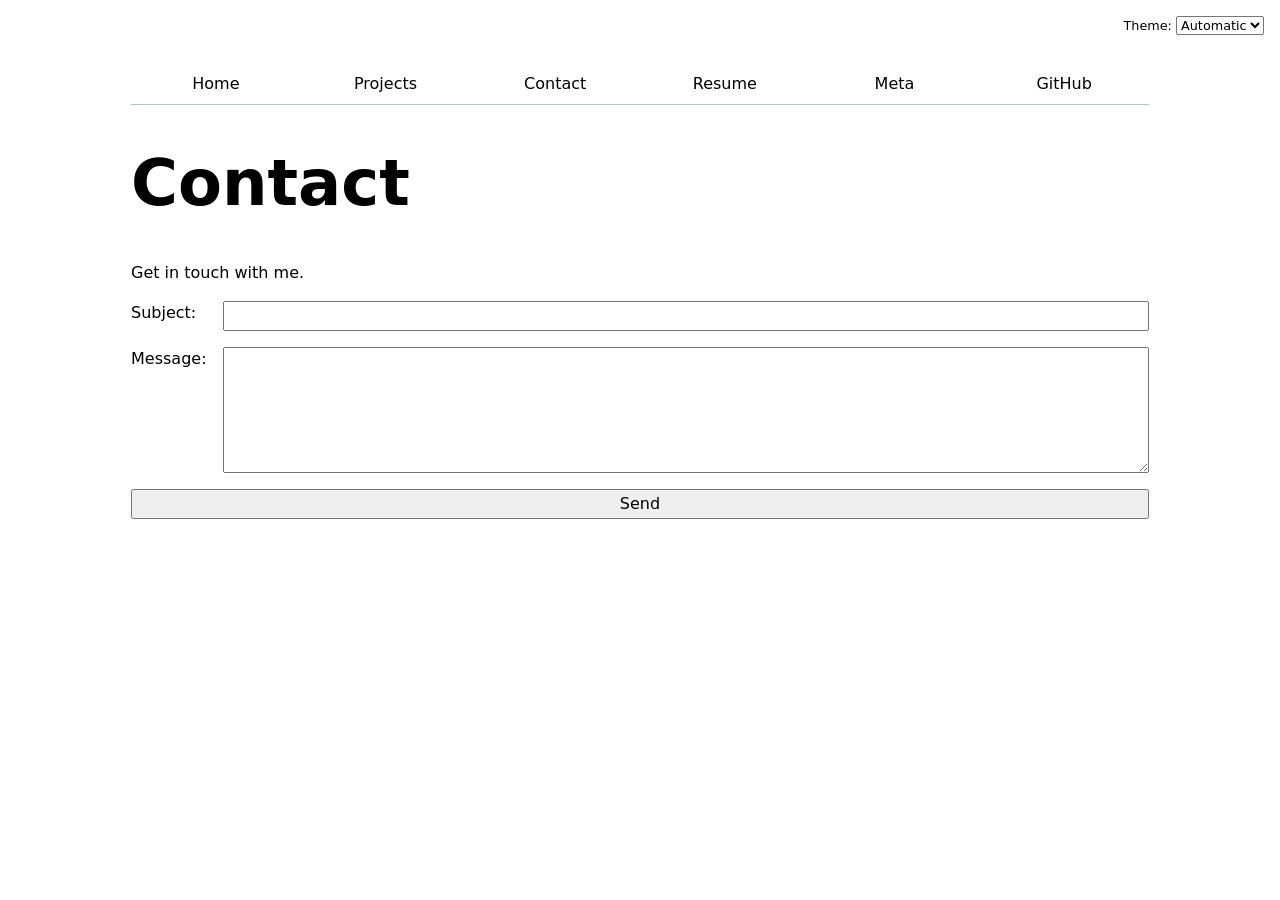
<file: contact/index.html>
<!DOCTYPE html>
<html lang="en">
<head>
  <meta charset="UTF-8">
  <meta name="viewport" content="width=device-width, initial-scale=1.0">
  <title>Contact — Negar</title>
  <link rel="stylesheet" href="../style.css">
  <script type="module" src="../global.js"></script>
</head>
<body>
  <h1>Contact</h1>
  <p>Get in touch with me.</p>

  <form action="mailto:nashktorab@ucsd.edu" method="GET">
  <label>
    Subject:
    <input type="text" name="subject">
  </label>

  <label>
    Message:
    <textarea name="body" rows="5"></textarea>
  </label>

  <button type="submit">Send</button>
</form>
</body>
</html>
</file>
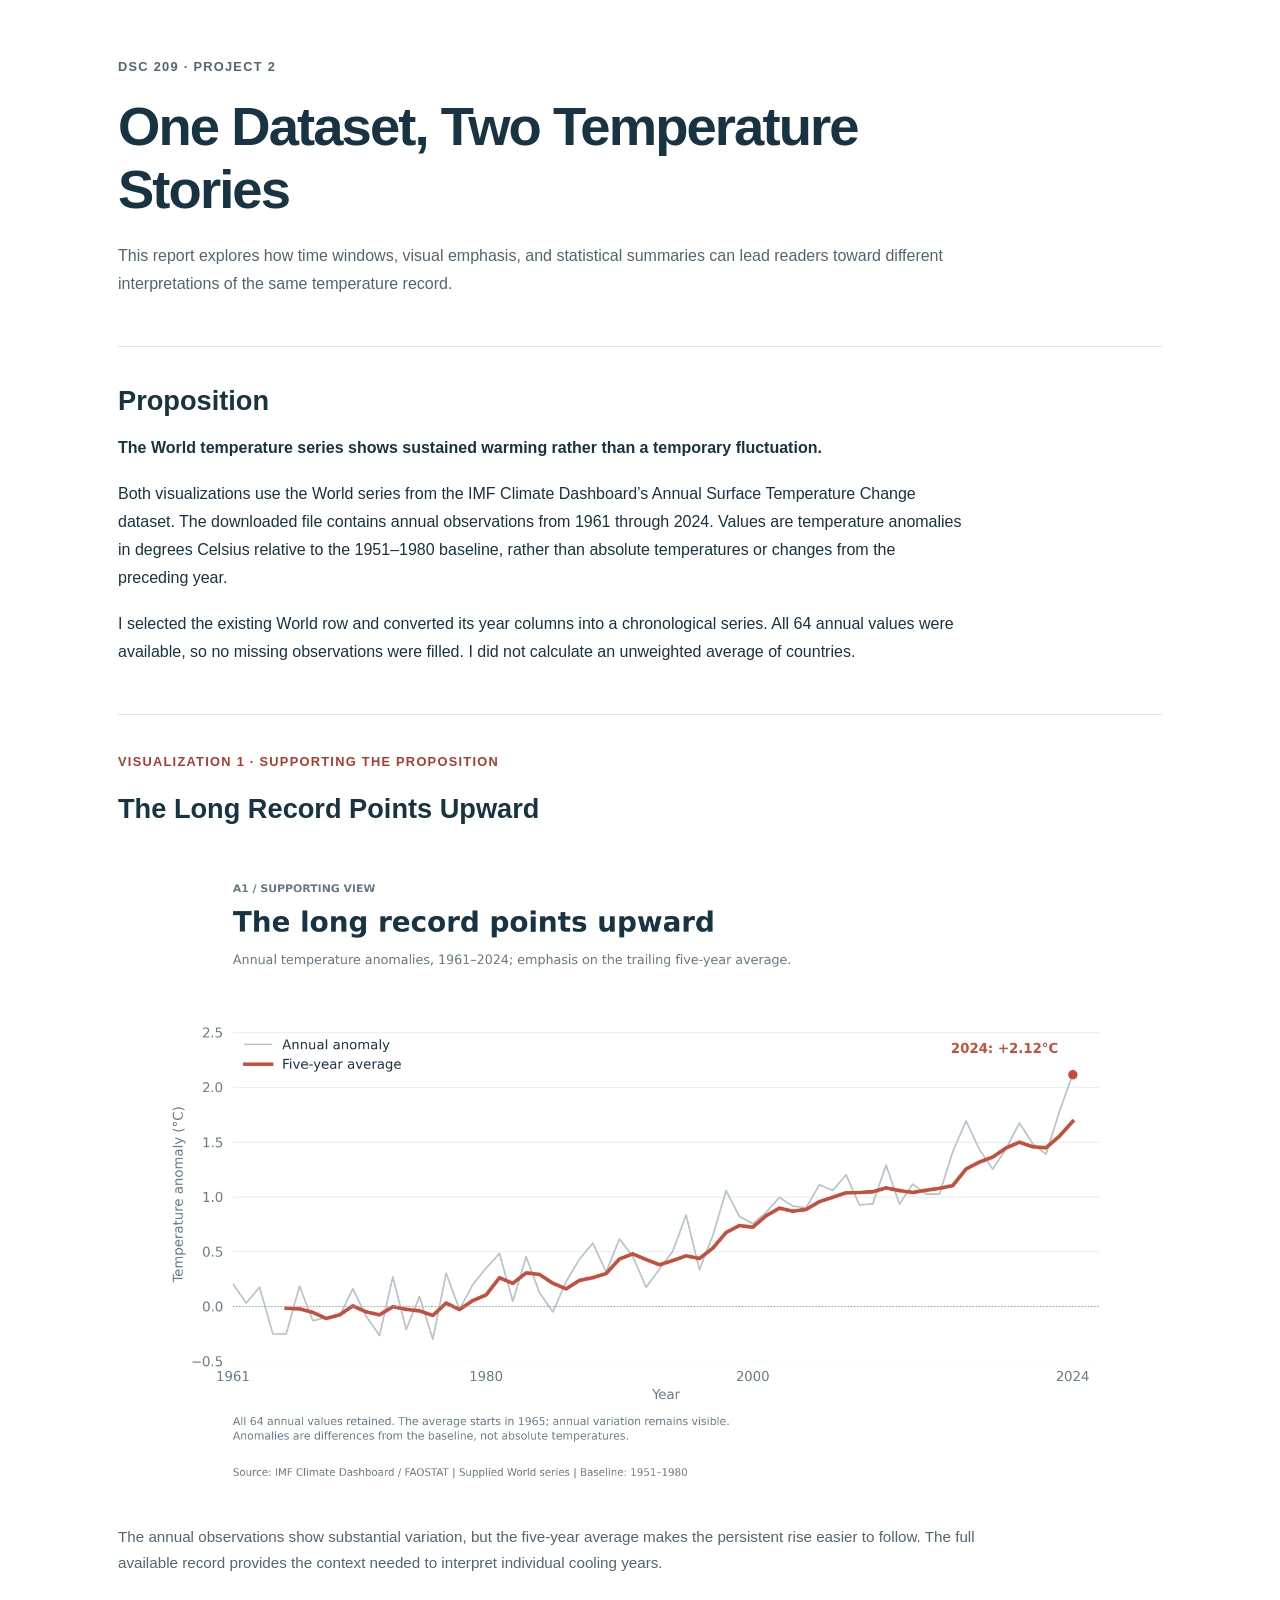
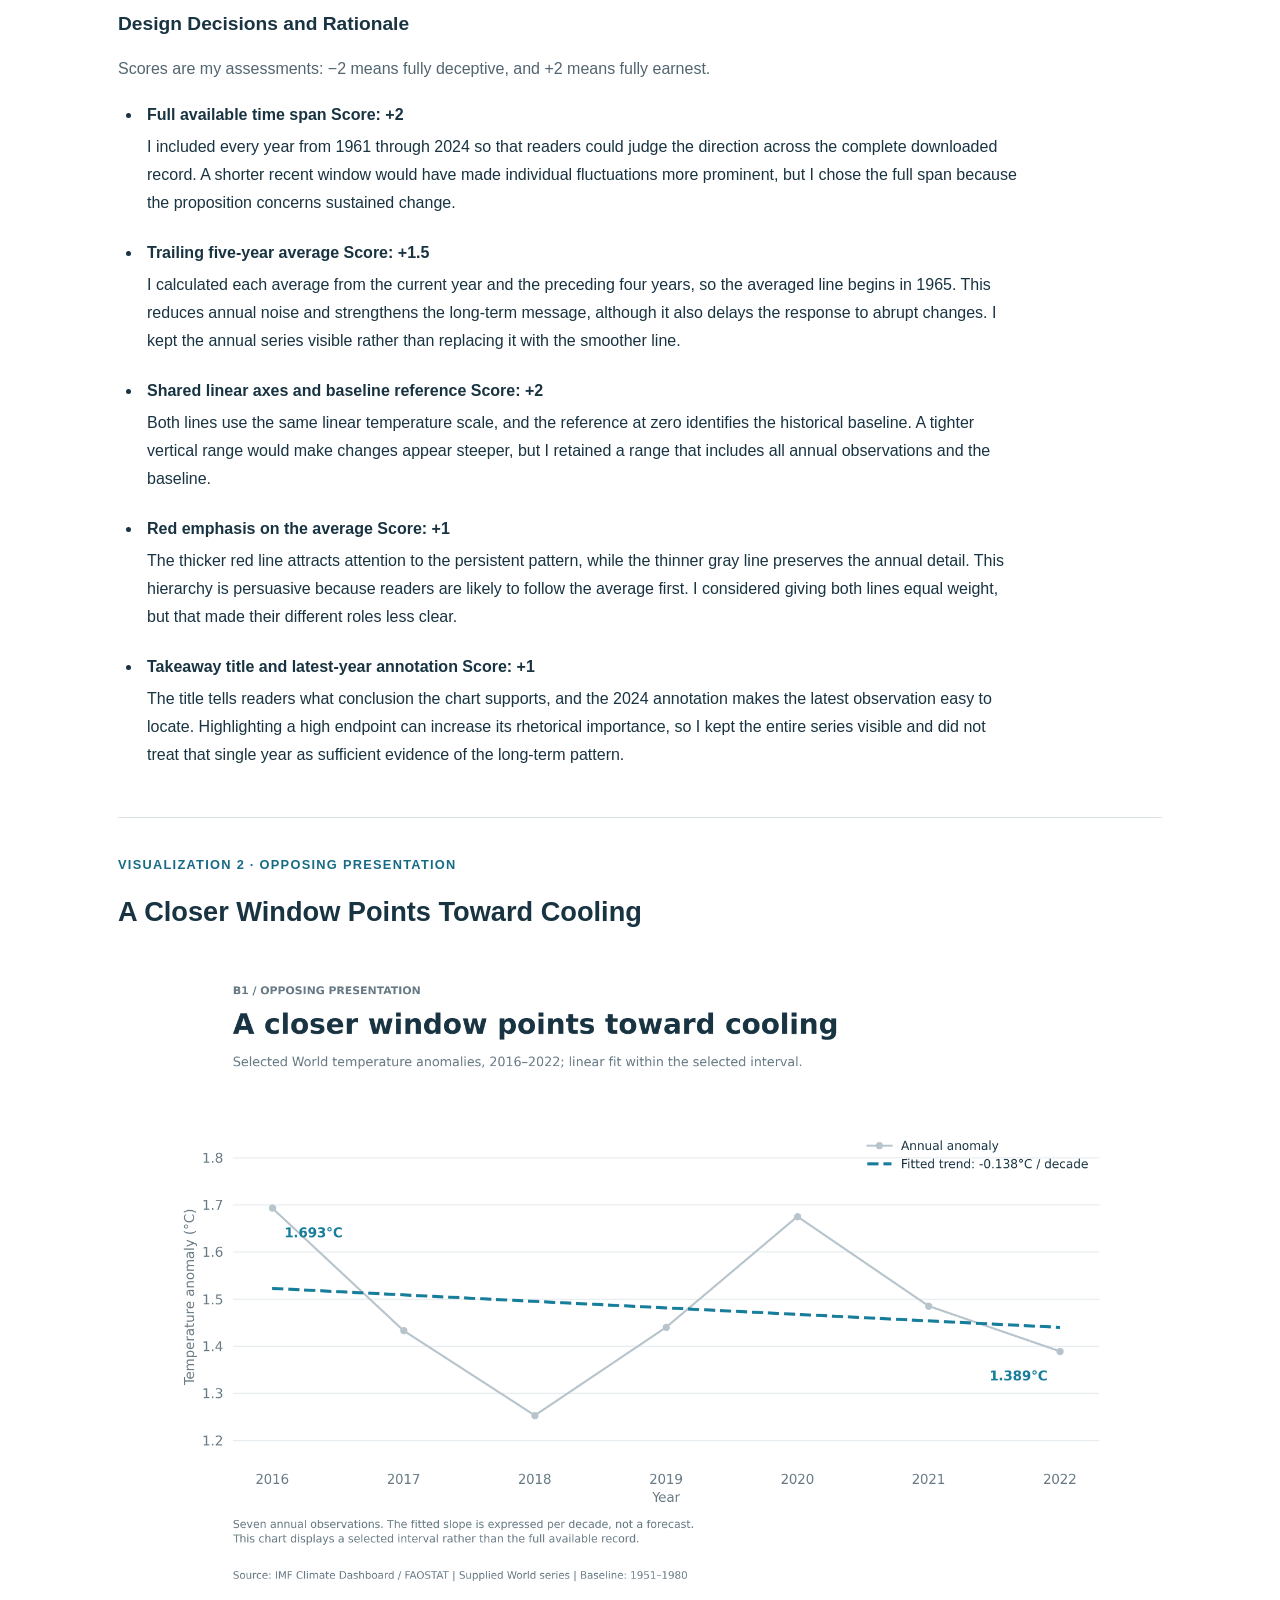
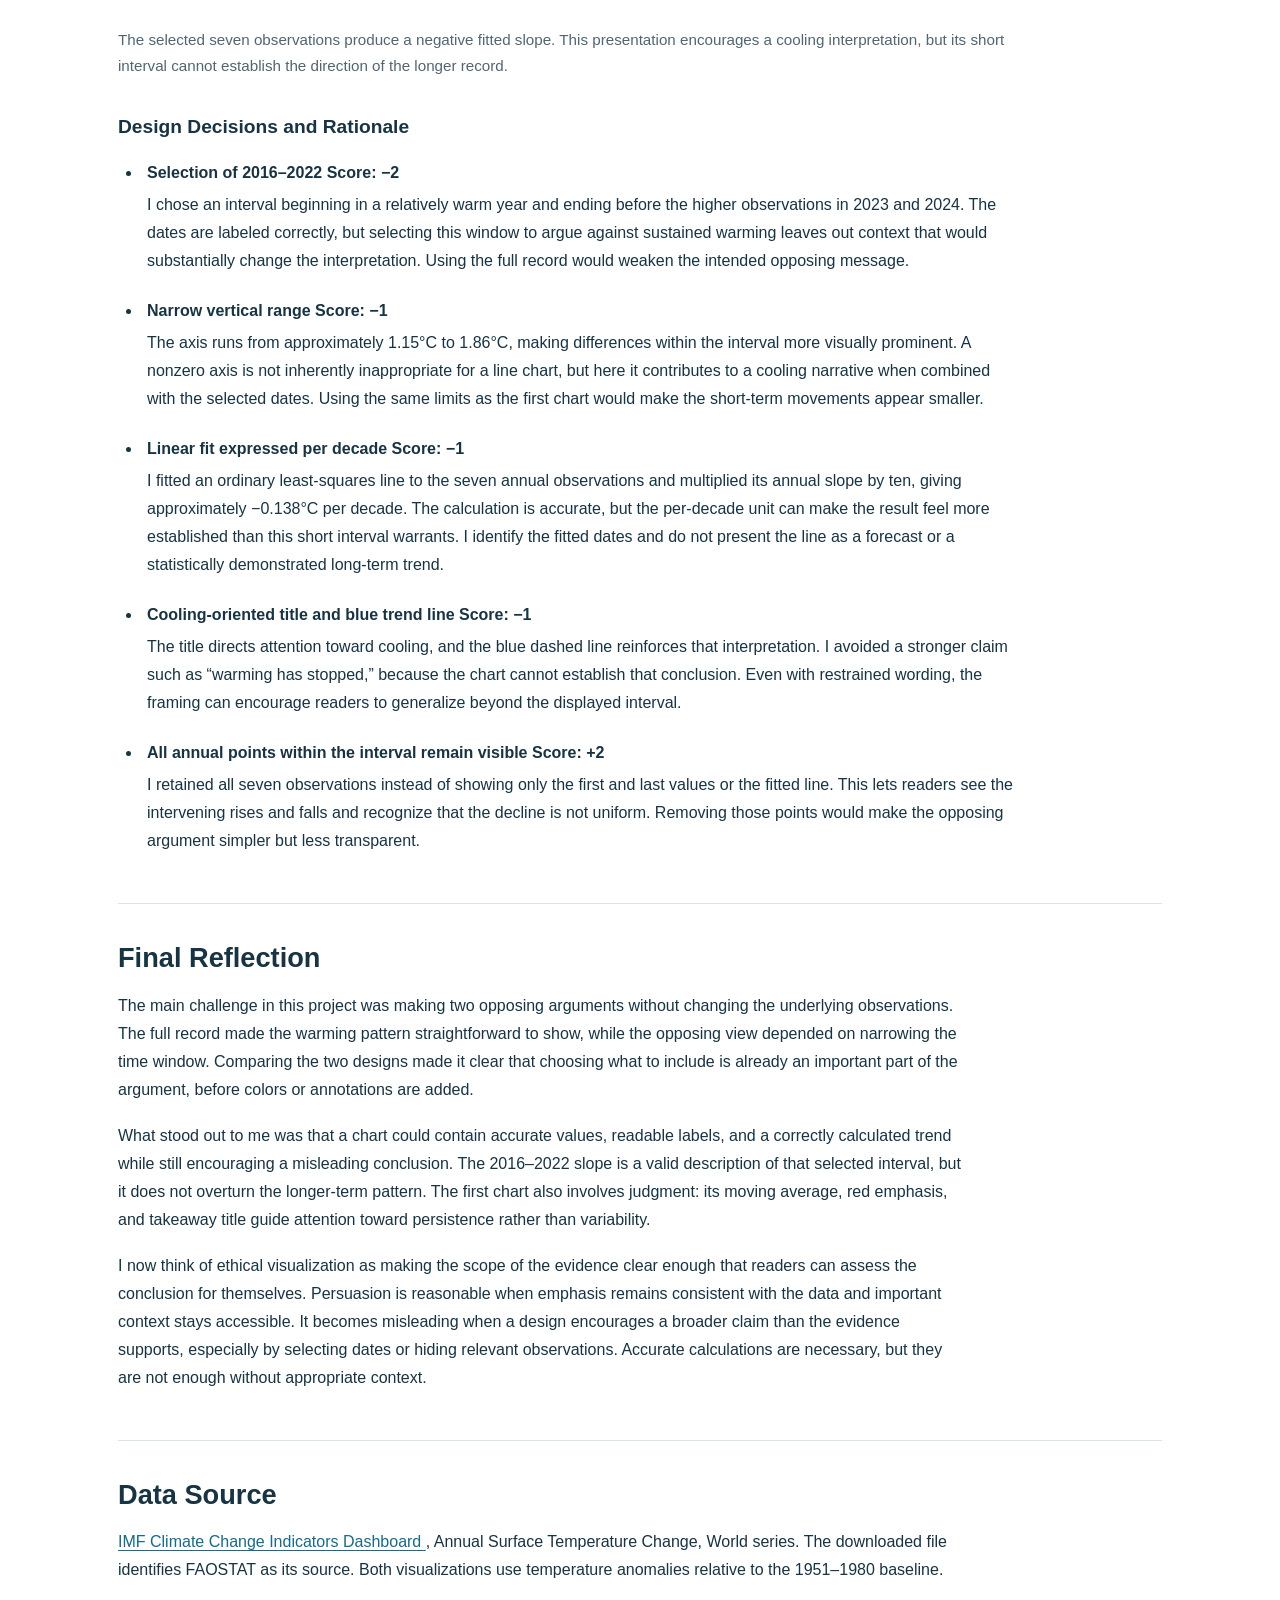
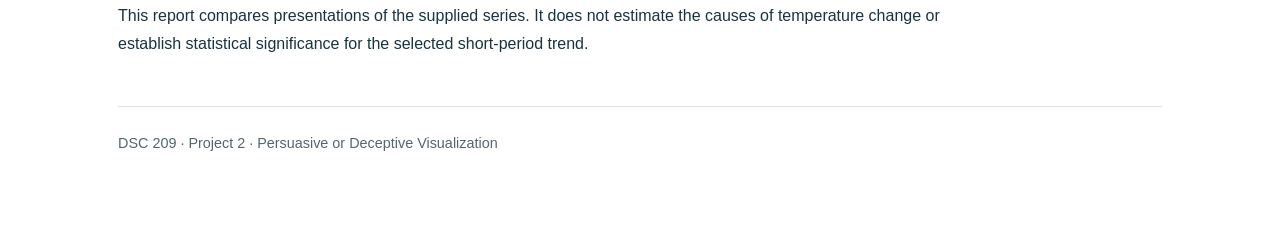
<file: Project2/index.html>
<!DOCTYPE html>
<html lang="en">
<head>
  <meta charset="UTF-8">
  <meta name="viewport" content="width=device-width, initial-scale=1">

  <title>Project 2 — Persuasive or Deceptive Visualization</title>

  <style>
    :root {
      color-scheme: light;
      --ink: #183341;
      --muted: #526570;
      --line: #dce4e8;
      --warm: #a63e2d;
      --cool: #176b86;
    }

    * {
      box-sizing: border-box;
    }

    body {
      margin: 0;
      background: #ffffff;
      color: var(--ink);
      font-family: Arial, Helvetica, sans-serif;
      line-height: 1.75;
    }

    main {
      max-width: 1100px;
      margin: 0 auto;
      padding: 56px 28px 80px;
    }

    header {
      max-width: 850px;
      margin-bottom: 48px;
    }

    .eyebrow {
      color: var(--muted);
      font-size: 0.8rem;
      font-weight: 700;
      letter-spacing: 0.1em;
      text-transform: uppercase;
    }

    h1 {
      margin: 12px 0 20px;
      font-size: clamp(2rem, 5vw, 3.4rem);
      line-height: 1.15;
      letter-spacing: -0.035em;
    }

    h2 {
      margin: 0 0 16px;
      font-size: 1.7rem;
      line-height: 1.3;
    }

    h3 {
      margin: 30px 0 14px;
      font-size: 1.2rem;
    }

    p {
      margin: 0 0 18px;
    }

    .intro,
    figcaption,
    .scale-note {
      color: var(--muted);
    }

    section {
      margin-top: 48px;
      padding-top: 36px;
      border-top: 1px solid var(--line);
    }

    figure {
      margin: 24px 0;
    }

    img {
      display: block;
      width: 100%;
      height: auto;
    }

    figcaption {
      max-width: 900px;
      margin-top: 12px;
      font-size: 0.95rem;
    }

    .decisions {
      max-width: 900px;
      padding-left: 24px;
    }

    .decisions li {
      margin-bottom: 22px;
      padding-left: 5px;
    }

    .decisions strong {
      display: block;
      margin-bottom: 4px;
    }

    .support {
      color: var(--warm);
    }

    .oppose {
      color: var(--cool);
    }

    .reading {
      max-width: 850px;
    }

    a {
      color: var(--cool);
      text-underline-offset: 3px;
    }

    a:focus-visible {
      outline: 2px solid var(--cool);
      outline-offset: 4px;
    }

    footer {
      margin-top: 48px;
      padding-top: 24px;
      border-top: 1px solid var(--line);
      color: var(--muted);
      font-size: 0.9rem;
    }

    @media (max-width: 600px) {
      main {
        padding: 32px 18px 48px;
      }

      section {
        margin-top: 32px;
        padding-top: 26px;
      }
    }
  </style>
</head>

<body>
<main>

  <header>
    <p class="eyebrow">DSC 209 · Project 2</p>

    <h1>One Dataset, Two Temperature Stories</h1>

    <p class="intro">
      This report explores how time windows, visual emphasis,
      and statistical summaries can lead readers toward different
      interpretations of the same temperature record.
    </p>
  </header>

  <section aria-labelledby="proposition">
    <h2 id="proposition">Proposition</h2>

    <div class="reading">
      <p>
        <strong>
          The World temperature series shows sustained warming
          rather than a temporary fluctuation.
        </strong>
      </p>

      <p>
        Both visualizations use the World series from the IMF
        Climate Dashboard’s Annual Surface Temperature Change
        dataset. The downloaded file contains annual observations
        from 1961 through 2024. Values are temperature anomalies
        in degrees Celsius relative to the 1951–1980 baseline,
        rather than absolute temperatures or changes from the
        preceding year.
      </p>

      <p>
        I selected the existing World row and converted its year
        columns into a chronological series. All 64 annual values
        were available, so no missing observations were filled.
        I did not calculate an unweighted average of countries.
      </p>
    </div>
  </section>

  <section aria-labelledby="visualization-one">
    <p class="eyebrow support">Visualization 1 · Supporting the proposition</p>

    <h2 id="visualization-one">The Long Record Points Upward</h2>

    <figure>
      <img
        src="A1_long_term.png"
        alt="World temperature anomalies from 1961 to 2024.
             A gray annual line fluctuates while a red trailing
             five-year average rises across the record.
             The 2024 anomaly is approximately plus 2.12 degrees Celsius."
      >

      <figcaption>
        The annual observations show substantial variation, but
        the five-year average makes the persistent rise easier
        to follow. The full available record provides the context
        needed to interpret individual cooling years.
      </figcaption>
    </figure>

    <h3>Design Decisions and Rationale</h3>

    <p class="scale-note">
      Scores are my assessments: −2 means fully deceptive,
      and +2 means fully earnest.
    </p>

    <ul class="decisions">
      <li>
        <strong>Full available time span  Score: +2</strong>
        I included every year from 1961 through 2024 so that readers
        could judge the direction across the complete downloaded
        record. A shorter recent window would have made individual
        fluctuations more prominent, but I chose the full span
        because the proposition concerns sustained change.
      </li>

      <li>
        <strong>Trailing five-year average   Score: +1.5</strong>
        I calculated each average from the current year and the
        preceding four years, so the averaged line begins in 1965.
        This reduces annual noise and strengthens the long-term
        message, although it also delays the response to abrupt
        changes. I kept the annual series visible rather than
        replacing it with the smoother line.
      </li>

      <li>
        <strong>Shared linear axes and baseline reference   Score: +2</strong>
        Both lines use the same linear temperature scale, and
        the reference at zero identifies the historical baseline.
        A tighter vertical range would make changes appear
        steeper, but I retained a range that includes all annual
        observations and the baseline.
      </li>

      <li>
        <strong>Red emphasis on the average   Score: +1</strong>
        The thicker red line attracts attention to the persistent
        pattern, while the thinner gray line preserves the annual
        detail. This hierarchy is persuasive because readers are
        likely to follow the average first. I considered giving
        both lines equal weight, but that made their different
        roles less clear.
      </li>

      <li>
        <strong>Takeaway title and latest-year annotation  Score: +1</strong>
        The title tells readers what conclusion the chart supports,
        and the 2024 annotation makes the latest observation easy
        to locate. Highlighting a high endpoint can increase its
        rhetorical importance, so I kept the entire series visible
        and did not treat that single year as sufficient evidence
        of the long-term pattern.
      </li>
    </ul>
  </section>

  <section aria-labelledby="visualization-two">
    <p class="eyebrow oppose">Visualization 2 · Opposing presentation</p>

    <h2 id="visualization-two">A Closer Window Points Toward Cooling</h2>

    <figure>
      <img
        src="B1_selected_interval.png"
        alt="Selected World temperature anomalies from 2016 to 2022.
             Annual values fluctuate and a dashed fitted line
             slopes slightly downward, with a fitted rate of
             minus 0.138 degrees Celsius per decade."
      >

      <figcaption>
        The selected seven observations produce a negative fitted
        slope. This presentation encourages a cooling interpretation,
        but its short interval cannot establish the direction
        of the longer record.
      </figcaption>
    </figure>

    <h3>Design Decisions and Rationale</h3>

    <ul class="decisions">
      <li>
        <strong>Selection of 2016–2022   Score: −2</strong>
        I chose an interval beginning in a relatively warm year
        and ending before the higher observations in 2023 and
        2024. The dates are labeled correctly, but selecting this
        window to argue against sustained warming leaves out
        context that would substantially change the interpretation.
        Using the full record would weaken the intended opposing
        message.
      </li>

      <li>
        <strong>Narrow vertical range   Score: −1</strong>
        The axis runs from approximately 1.15°C to 1.86°C, making
        differences within the interval more visually prominent.
        A nonzero axis is not inherently inappropriate for a line
        chart, but here it contributes to a cooling narrative when
        combined with the selected dates. Using the same limits
        as the first chart would make the short-term movements
        appear smaller.
      </li>

      <li>
        <strong>Linear fit expressed per decade   Score: −1</strong>
        I fitted an ordinary least-squares line to the seven annual
        observations and multiplied its annual slope by ten,
        giving approximately −0.138°C per decade. The calculation
        is accurate, but the per-decade unit can make the result
        feel more established than this short interval warrants.
        I identify the fitted dates and do not present the line
        as a forecast or a statistically demonstrated long-term trend.
      </li>

      <li>
        <strong>Cooling-oriented title and blue trend line   Score: −1</strong>
        The title directs attention toward cooling, and the blue
        dashed line reinforces that interpretation. I avoided a
        stronger claim such as “warming has stopped,” because
        the chart cannot establish that conclusion. Even with
        restrained wording, the framing can encourage readers
        to generalize beyond the displayed interval.
      </li>

      <li>
        <strong>All annual points within the interval remain visible  Score: +2</strong>
        I retained all seven observations instead of showing only
        the first and last values or the fitted line. This lets
        readers see the intervening rises and falls and recognize
        that the decline is not uniform. Removing those points
        would make the opposing argument simpler but less transparent.
      </li>
    </ul>
  </section>

  <section aria-labelledby="reflection">
    <h2 id="reflection">Final Reflection</h2>

    <div class="reading">
      <p>
        The main challenge in this project was making two opposing
        arguments without changing the underlying observations.
        The full record made the warming pattern straightforward
        to show, while the opposing view depended on narrowing
        the time window. Comparing the two designs made it clear
        that choosing what to include is already an important
        part of the argument, before colors or annotations are added.
      </p>

      <p>
        What stood out to me was that a chart could contain
        accurate values, readable labels, and a correctly
        calculated trend while still encouraging a misleading
        conclusion. The 2016–2022 slope is a valid description of
        that selected interval, but it does not overturn the
        longer-term pattern. The first chart also involves
        judgment: its moving average, red emphasis, and takeaway
        title guide attention toward persistence rather than
        variability.
      </p>

      <p>
        I now think of ethical visualization as making the scope
        of the evidence clear enough that readers can assess
        the conclusion for themselves. Persuasion is reasonable
        when emphasis remains consistent with the data and
        important context stays accessible. It becomes misleading
        when a design encourages a broader claim than the evidence
        supports, especially by selecting dates or hiding relevant
        observations. Accurate calculations are necessary, but
        they are not enough without appropriate context.
      </p>
    </div>
  </section>

  <section aria-labelledby="sources">
    <h2 id="sources">Data Source</h2>

    <div class="reading">
      <p>
        <a href="https://climatedata.imf.org/">
          IMF Climate Change Indicators Dashboard
        </a>,
        Annual Surface Temperature Change, World series.
        The downloaded file identifies FAOSTAT as its source.
        Both visualizations use temperature anomalies relative
        to the 1951–1980 baseline.
      </p>

      <p>
        This report compares presentations of the supplied series.
        It does not estimate the causes of temperature change
        or establish statistical significance for the selected
        short-period trend.
      </p>
    </div>
  </section>

  <footer>
    DSC 209 · Project 2 · Persuasive or Deceptive Visualization
  </footer>

</main>
</body>
</html>
</file>
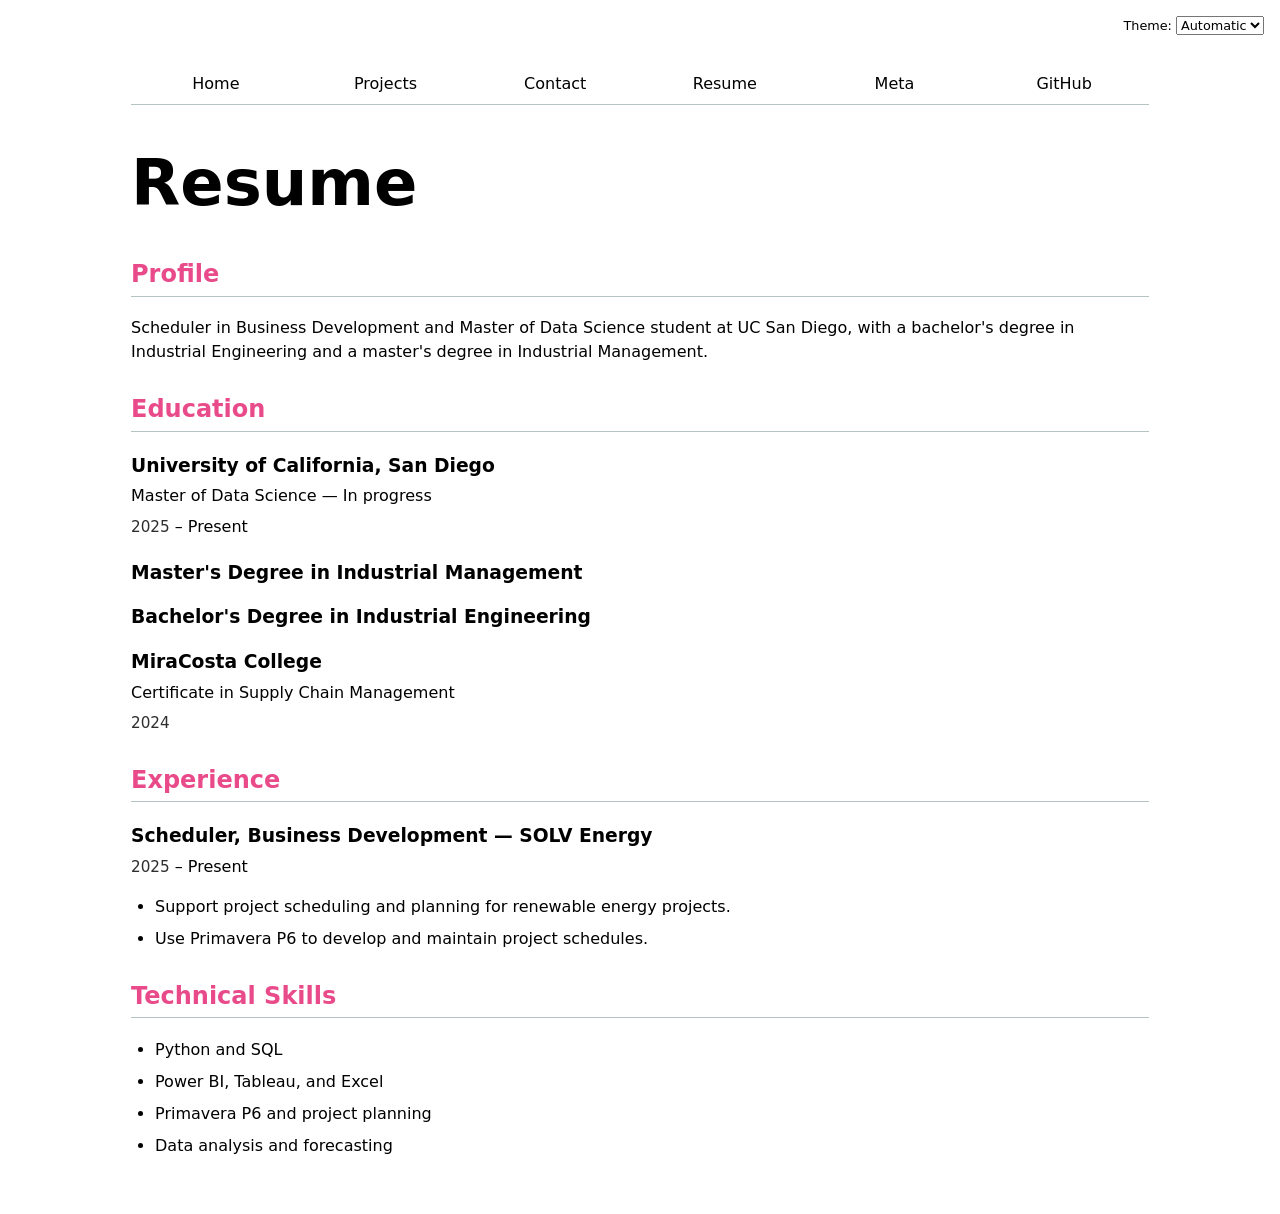
<file: resume/index.html>
<!DOCTYPE html>
<html lang="en">
<head>
  <meta charset="UTF-8">
  <meta name="viewport" content="width=device-width, initial-scale=1.0">

  <title>Resume — Negar</title>

  <link rel="stylesheet" href="../style.css?v=3">
  <script type="module" src="../global.js"></script>
</head>

<body class="resume">
  <h1>Resume</h1>

  <section>
    <h2>Profile</h2>
    <p>
      Scheduler in Business Development and Master of Data Science
      student at UC San Diego, with a bachelor's degree in Industrial
      Engineering and a master's degree in Industrial Management.
    </p>
  </section>

  <section>
    <h2>Education</h2>

    <article>
      <h3>University of California, San Diego</h3>
      <p>Master of Data Science — In progress</p>
      <p><time datetime="2025">2025</time> – Present</p>
    </article>

    <article>
      <h3>Master's Degree in Industrial Management</h3>
    </article>

    <article>
      <h3>Bachelor's Degree in Industrial Engineering</h3>
    </article>

    <article>
      <h3>MiraCosta College</h3>
      <p>Certificate in Supply Chain Management</p>
      <p><time datetime="2024">2024</time></p>
    </article>
  </section>

  <section>
    <h2>Experience</h2>

    <article>
      <h3>Scheduler, Business Development — SOLV Energy</h3>
      <p><time datetime="2025">2025</time> – Present</p>

      <ul>
        <li>
          Support project scheduling and planning for renewable
          energy projects.
        </li>
        <li>
          Use Primavera P6 to develop and maintain project schedules.
        </li>
      </ul>
    </article>
  </section>

  <section>
    <h2>Technical Skills</h2>

    <ul>
      <li>Python and SQL</li>
      <li>Power BI, Tableau, and Excel</li>
      <li>Primavera P6 and project planning</li>
      <li>Data analysis and forecasting</li>
    </ul>
  </section>
</body>
</html>
</file>
<file: style.css>
/* Theme and accent color */
:root {
  --color-accent: oklch(65% 50% 0);
  --color-border: oklch(50% 10% 200 / 40%);
  accent-color: var(--color-accent);
  color-scheme: light dark;
}

/* Page layout */
body {
  font: 100%/1.5 system-ui;
  max-width: 100ch;
  margin-inline: auto;
  padding: 1rem;
  background-color: canvas;
  color: canvastext;
}

/* Responsive images */
img {
  max-width: 100%;
  height: auto;
}

/* Navigation */
nav {
  --border-color: var(--color-border);
  display: flex;
  flex-wrap: wrap;
  margin-bottom: 1em;
  border-bottom: 1px solid var(--border-color);
}

nav a {
  flex: 1;
  text-decoration: none;
  color: inherit;
  text-align: center;
  padding: 0.5em;
}

nav a.current {
  border-bottom: 0.4em solid var(--border-color);
  padding-bottom: 0.1em;
}

nav a:hover {
  border-bottom: 0.4em solid var(--color-accent);
  padding-bottom: 0.1em;
  background-color: color-mix(
    in oklch,
    var(--color-accent),
    canvas 85%
  );
}

/* Form typography */
input,
textarea,
button,
select {
  font: inherit;
}

/* Contact form grid */
form {
  display: grid;
  grid-template-columns: auto 1fr;
  gap: 1em;
}

form label {
  display: grid;
  grid-template-columns: subgrid;
  grid-column: 1 / -1;
}

form input,
form textarea {
  width: 100%;
  min-width: 0;
  box-sizing: border-box;
}

form button {
  grid-column: 1 / -1;
}

/* Stack form fields on small screens */
@media (max-width: 30rem) {
  form {
    grid-template-columns: 1fr;
  }

  form label {
    row-gap: 0.5em;
  }
}

/* Projects grid */
.projects {
  display: grid;
  grid-template-columns: repeat(auto-fill, minmax(15em, 1fr));
  gap: 1em;
}

.projects article {
  display: grid;
  grid-template-rows: subgrid;
  grid-row: span 3;
}

.projects h2 {
  margin: 0;
}

.projects img {
  width: 100%;
}

/* Heading styles */
h1 {
  font-size: 400%;
}

h1,
h2,
h3,
h4,
h5,
h6 {
  line-height: 1.1;
  text-wrap: balance;
}

/* Resume sections */
.resume section {
  margin-block: 2rem;
}

.resume h2 {
  color: var(--color-accent);
  border-bottom: 1px solid var(--color-border);
  padding-bottom: 0.5rem;
}

.resume article {
  margin-block: 1.5rem;
}

.resume h3 {
  margin-bottom: 0.5rem;
}

.resume article p {
  margin-block: 0.4rem;
}

.resume ul {
  padding-left: 1.5rem;
}

.resume li {
  margin-bottom: 0.5rem;
}

.resume time {
  color: color-mix(in oklch, canvastext, canvas 30%);
  font-size: 0.95em;
}
.color-scheme {
  position: absolute;
  top: 1rem;
  right: 1rem;
  font-size: 80%;
}

/* Leave room above navigation for the switcher */
body {
  padding-top: 3.5rem;
}
.color-scheme {
  position: absolute;
  top: 1rem;
  right: 1rem;
  font-size: 80%;
}

.color-scheme select {
  font: inherit;
}

body {
  padding-top: 3.5rem;
}
.projects h3 {
  margin: 0;
}
#profile-stats dl {
  display: grid;
  grid-template-columns: repeat(4, minmax(0, 1fr));
  gap: 0.5rem;
  text-align: center;
}

#profile-stats dt {
  grid-row: 1;
  font-weight: bold;
}

#profile-stats dd {
  grid-row: 2;
  margin: 0;
  font-size: 1.5rem;
}
.project-year {
  font-family: Baskerville, Georgia, serif;
  font-variant-numeric: oldstyle-nums;
  opacity: 0.7;
}
#projects-pie-plot {
  display: block;
  width: 100%;
  max-width: 20em;
  margin-block: 2em;
  overflow: visible;
}
.chart-container {
  display: flex;
  flex-wrap: wrap;
  align-items: center;
  gap: 2rem;
}

.legend {
  flex: 1;
  display: grid;
  grid-template-columns: repeat(auto-fill, minmax(9em, 1fr));
  gap: 1rem;
  list-style: none;
  padding: 1rem;
  border: 1px solid var(--color-border);
}

.legend-item {
  display: flex;
  align-items: center;
  gap: 0.5rem;
}

.swatch {
  display: inline-block;
  width: 1em;
  height: 1em;
  flex-shrink: 0;
  background-color: var(--color);
  border-radius: 0.2em;
}
.searchBar {
  display: block;
  width: 100%;
  box-sizing: border-box;
  padding: 0.75em;
  margin-block: 1.5rem;
  border: 1px solid var(--color-border);
  border-radius: 0.5rem;
}
#projects-pie-plot path {
  cursor: pointer;
  transition: opacity 300ms, fill 300ms;
}

#projects-pie-plot:has(path:hover) path:not(:hover) {
  opacity: 0.5;
}

#projects-pie-plot path.selected {
  fill: oklch(60% 45% 0);
}

.legend-item.selected {
  --color: oklch(60% 45% 0) !important;
}

.legend-item button {
  display: flex;
  align-items: center;
  gap: 0.5rem;
  padding: 0.4rem;
  border: 0;
  background: transparent;
  color: inherit;
  cursor: pointer;
  text-align: left;
}

.legend-item.selected button {
  font-weight: bold;
  text-decoration: underline;
}

.legend-item button:focus-visible,
#projects-pie-plot path:focus-visible {
  outline: 2px solid var(--color-accent);
  outline-offset: 3px;
}
/* Meta page summary */
#stats .stats {
  display: grid;
  grid-template-columns: repeat(auto-fit, minmax(9rem, 1fr));
  gap: 1.5rem;
  margin-block: 2rem;
}

#stats .stats dt {
  font-size: 0.85rem;
  color: color-mix(in oklch, canvastext, canvas 30%);
}

#stats .stats dd {
  margin: 0.4rem 0 0;
  font-size: 1.5rem;
  font-weight: 700;
}
/* Meta scatterplot */
#chart svg {
  display: block;
  width: 100%;
  height: auto;
  overflow: visible;
}

#chart .gridlines line {
  stroke: var(--color-border);
  stroke-opacity: 0.4;
}
#chart .commit-dots circle.selected {
  fill: var(--color-accent);
  fill-opacity: 1;
  stroke: canvastext;
  stroke-width: 1;
}

#language-breakdown {
  display: grid;
  grid-template-columns: max-content 1fr;
  gap: 0.5rem 1.5rem;
}

#language-breakdown dd {
  margin: 0;
}
</file>
